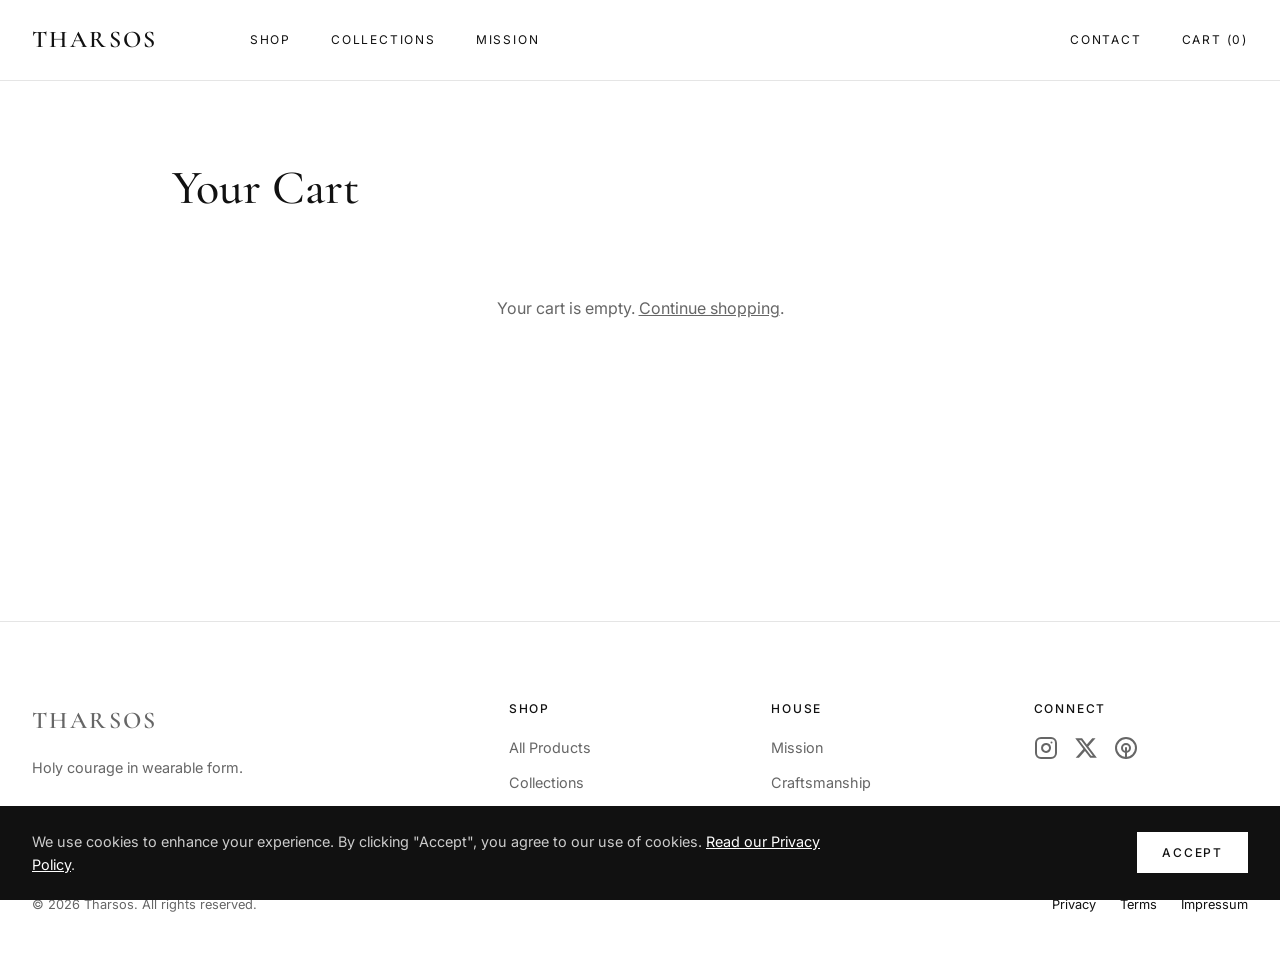
<file: cart.html>
<!DOCTYPE html>
<html lang="en">
<head>
  <meta charset="UTF-8">
  <meta name="viewport" content="width=device-width, initial-scale=1.0">
  <title>Cart — Tharsos</title>
  <link rel="preconnect" href="https://fonts.googleapis.com">
  <link rel="preconnect" href="https://fonts.gstatic.com" crossorigin>
  <link href="https://fonts.googleapis.com/css2?family=Cormorant+Garamond:ital,wght@0,400;0,500;0,600;1,400&family=Inter:wght@400;500&display=swap" rel="stylesheet">
  <link rel="stylesheet" href="style.css?v=14">
</head>
<body>
  <header class="header">
    <div class="header-inner">
      <button class="hamburger" id="hamburger" aria-label="Open navigation"><span></span><span></span><span></span></button>
      <a href="index.html" class="wordmark">THARSOS</a>
      <nav class="topnav">
        <a href="index.html">SHOP</a>
        <a href="collections.html">COLLECTIONS</a>
        <a href="mission.html">MISSION</a>
        <a href="#" id="nav-clearance" class="clearance" style="display:none;">CLEARANCE</a>
      </nav>
      <div class="header-right">
        <a href="#" class="wip-trigger">CONTACT</a>
        <a href="cart.html" class="cart">CART (<span id="cartCount">0</span>)</a>
      </div>
    </div>
  </header>

  <div class="overlay" id="overlay"></div>
  <aside class="sidebar" id="sidebar">
    <div class="sidebar-head"><span class="wordmark">THARSOS</span><button class="close" id="closeSidebar">&times;</button></div>
    <nav class="sidebar-nav">
      <a href="index.html">SHOP</a>
      <a href="collections.html">COLLECTIONS</a>
      <a href="mission.html">MISSION</a>
      <a href="#" id="side-clearance" class="clearance" style="display:none;">CLEARANCE</a>
      <a href="#" class="wip-trigger">CONTACT</a>
    </nav>
  </aside>

  <main class="cart-main">
    <div class="cart-container">
      <h1>Your Cart</h1>
      <div id="cart-items-container"></div>
      
      <div class="cart-summary" id="cart-summary" style="display:none;">
        <div class="cart-total-row">
          <span>Subtotal</span>
          <span id="cart-total-price">$0.00</span>
        </div>
        <p style="font-size: 0.8rem; color: var(--muted); margin-bottom: 24px;">Shipping and taxes calculated at checkout.</p>
        
        <div class="checkout-checkbox">
          <input type="checkbox" id="terms-check">
          <label for="terms-check">
            I agree to the <a href="legal.html#terms" target="_blank">Terms of Service</a> and <a href="legal.html#privacy" target="_blank">Privacy Policy</a>.
          </label>
        </div>

        <button class="btn btn-solid btn-full" id="checkout-btn" disabled>Proceed to Checkout</button>
      </div>
    </div>
  </main>

  <footer class="footer">
    <div class="footer-inner">
      <div class="footer-brand"><p class="wordmark">THARSOS</p><p class="footer-tag">Holy courage in wearable form.</p></div>
      <div><h4>SHOP</h4><a href="index.html">All Products</a><a href="collections.html">Collections</a></div>
      <div><h4>HOUSE</h4><a href="mission.html">Mission</a><a href="#" class="wip-trigger">Craftsmanship</a></div>
      <div>
        <h4>CONNECT</h4>
        <div style="display: flex; gap: 16px; margin-top: 12px;">
          <a href="#" class="wip-trigger" aria-label="Instagram"><svg width="24" height="24" viewBox="0 0 24 24" fill="none" stroke="currentColor" stroke-width="2" stroke-linecap="round" stroke-linejoin="round"><rect x="2" y="2" width="20" height="20" rx="5" ry="5"></rect><path d="M16 11.37A4 4 0 1 1 12.63 8 4 4 0 0 1 16 11.37z"></path><line x1="17.5" y1="6.5" x2="17.51" y2="6.5"></line></svg></a>
          <a href="#" class="wip-trigger" aria-label="X (Twitter)"><svg width="24" height="24" viewBox="0 0 24 24" fill="currentColor"><path d="M18.244 2.25h3.308l-7.227 8.26 8.502 11.24H16.17l-5.214-6.817L4.99 21.75H1.68l7.73-8.835L1.254 2.25H8.08l4.713 6.231zm-1.161 17.52h1.833L7.084 4.126H5.117z"/></svg></a>
          <a href="#" class="wip-trigger" aria-label="Pinterest"><svg width="24" height="24" viewBox="0 0 24 24" fill="none" stroke="currentColor" stroke-width="2" stroke-linecap="round" stroke-linejoin="round"><path d="M8 12a4 4 0 1 0 8 0 4 4 0 1 0-8 0"></path><path d="M12 2a10 10 0 1 0 0 20 10 10 0 0 0 0-20"></path><path d="M12 12v10"></path></svg></a>
        </div>
      </div>
    </div>
    <div class="footer-bottom">
      <p>&copy; 2026 Tharsos. All rights reserved.</p>
      <div class="footer-legal">
        <a href="legal.html#privacy">Privacy</a>
        <a href="legal.html#terms">Terms</a>
        <a href="legal.html#impressum">Impressum</a>
      </div>
    </div>
  </footer>

  <div class="cookie-banner" id="cookieBanner">
    <p>We use cookies to enhance your experience. By clicking "Accept", you agree to our use of cookies. <a href="legal.html#privacy">Read our Privacy Policy</a>.</p>
    <button id="acceptCookies" class="btn btn-solid">Accept</button>
  </div>

  <div class="wip-banner" id="wipBanner"><div class="wip-content"><h2>Work in Progress</h2><p>This section is under construction.</p><button class="btn btn-ghost" id="closeWip">Return</button></div></div>
  <script type="module" src="cart.js?v=14"></script>
</body>
</html>
</file>
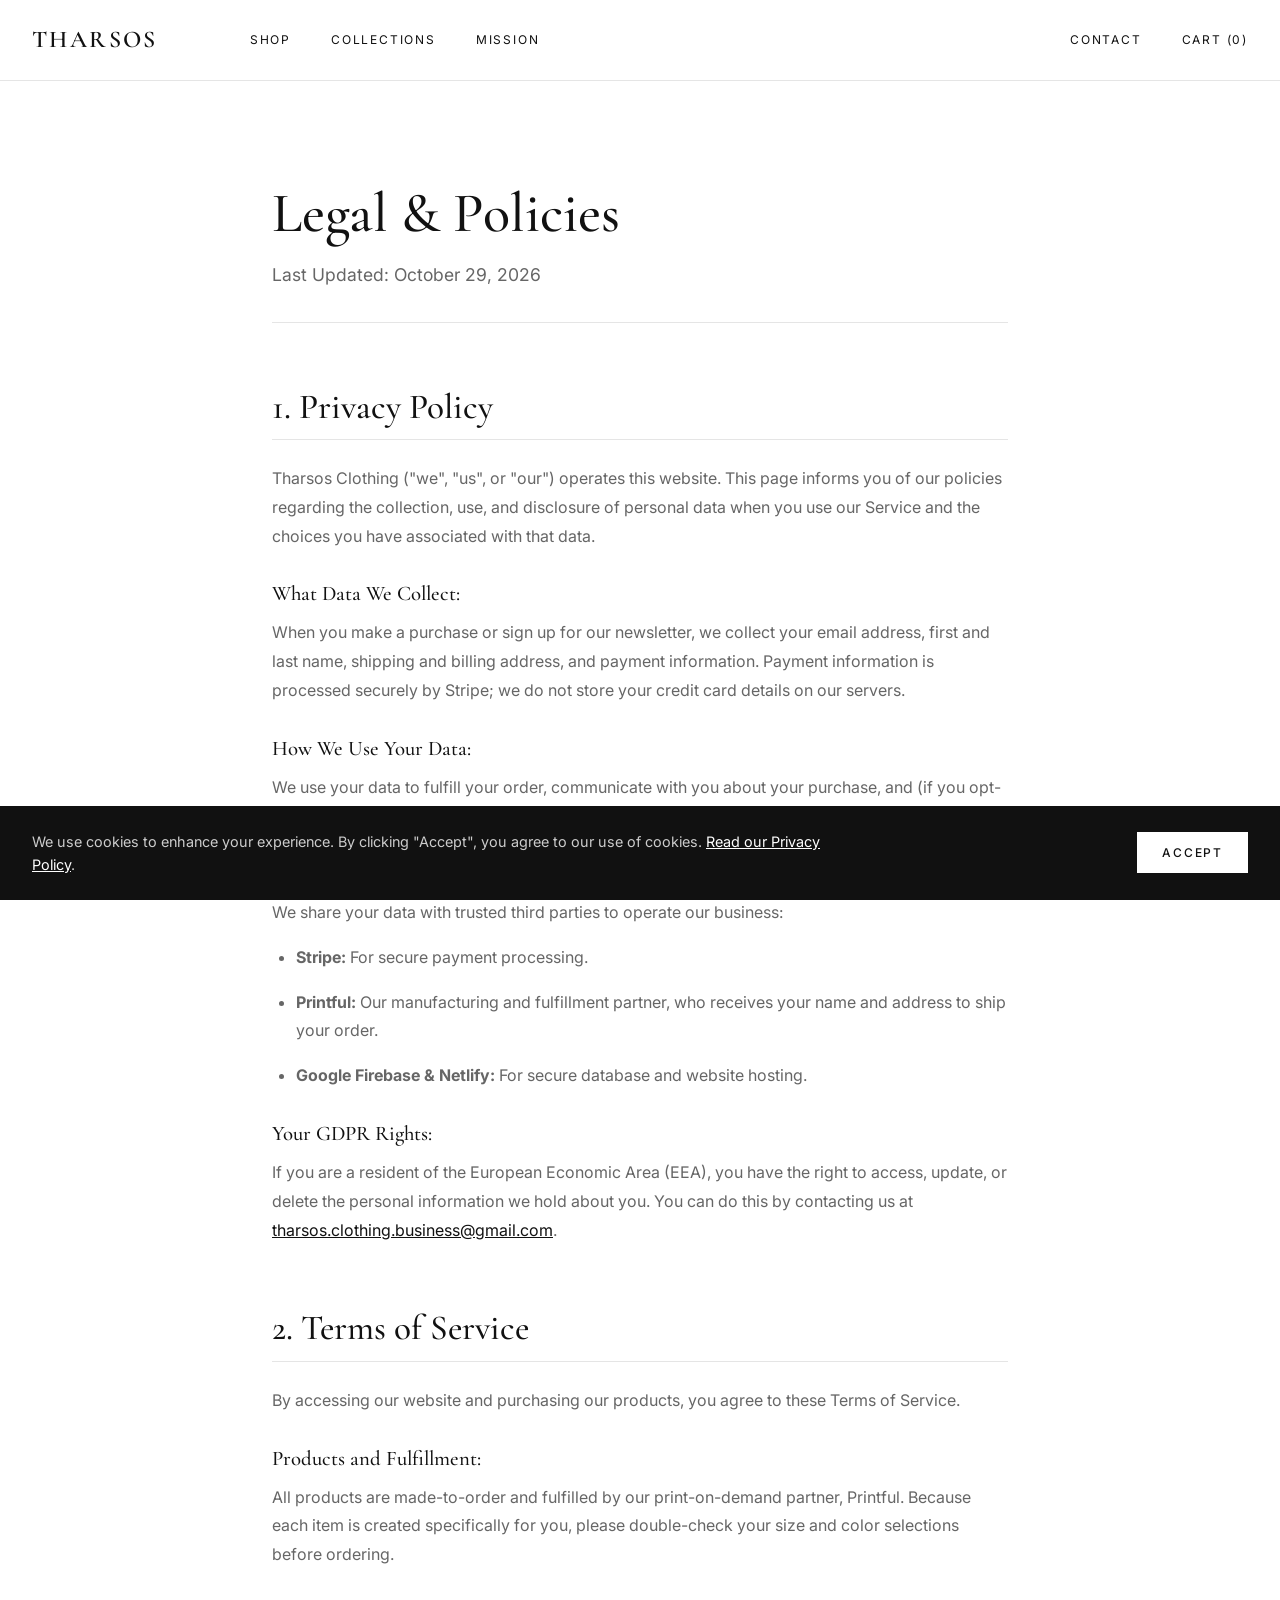
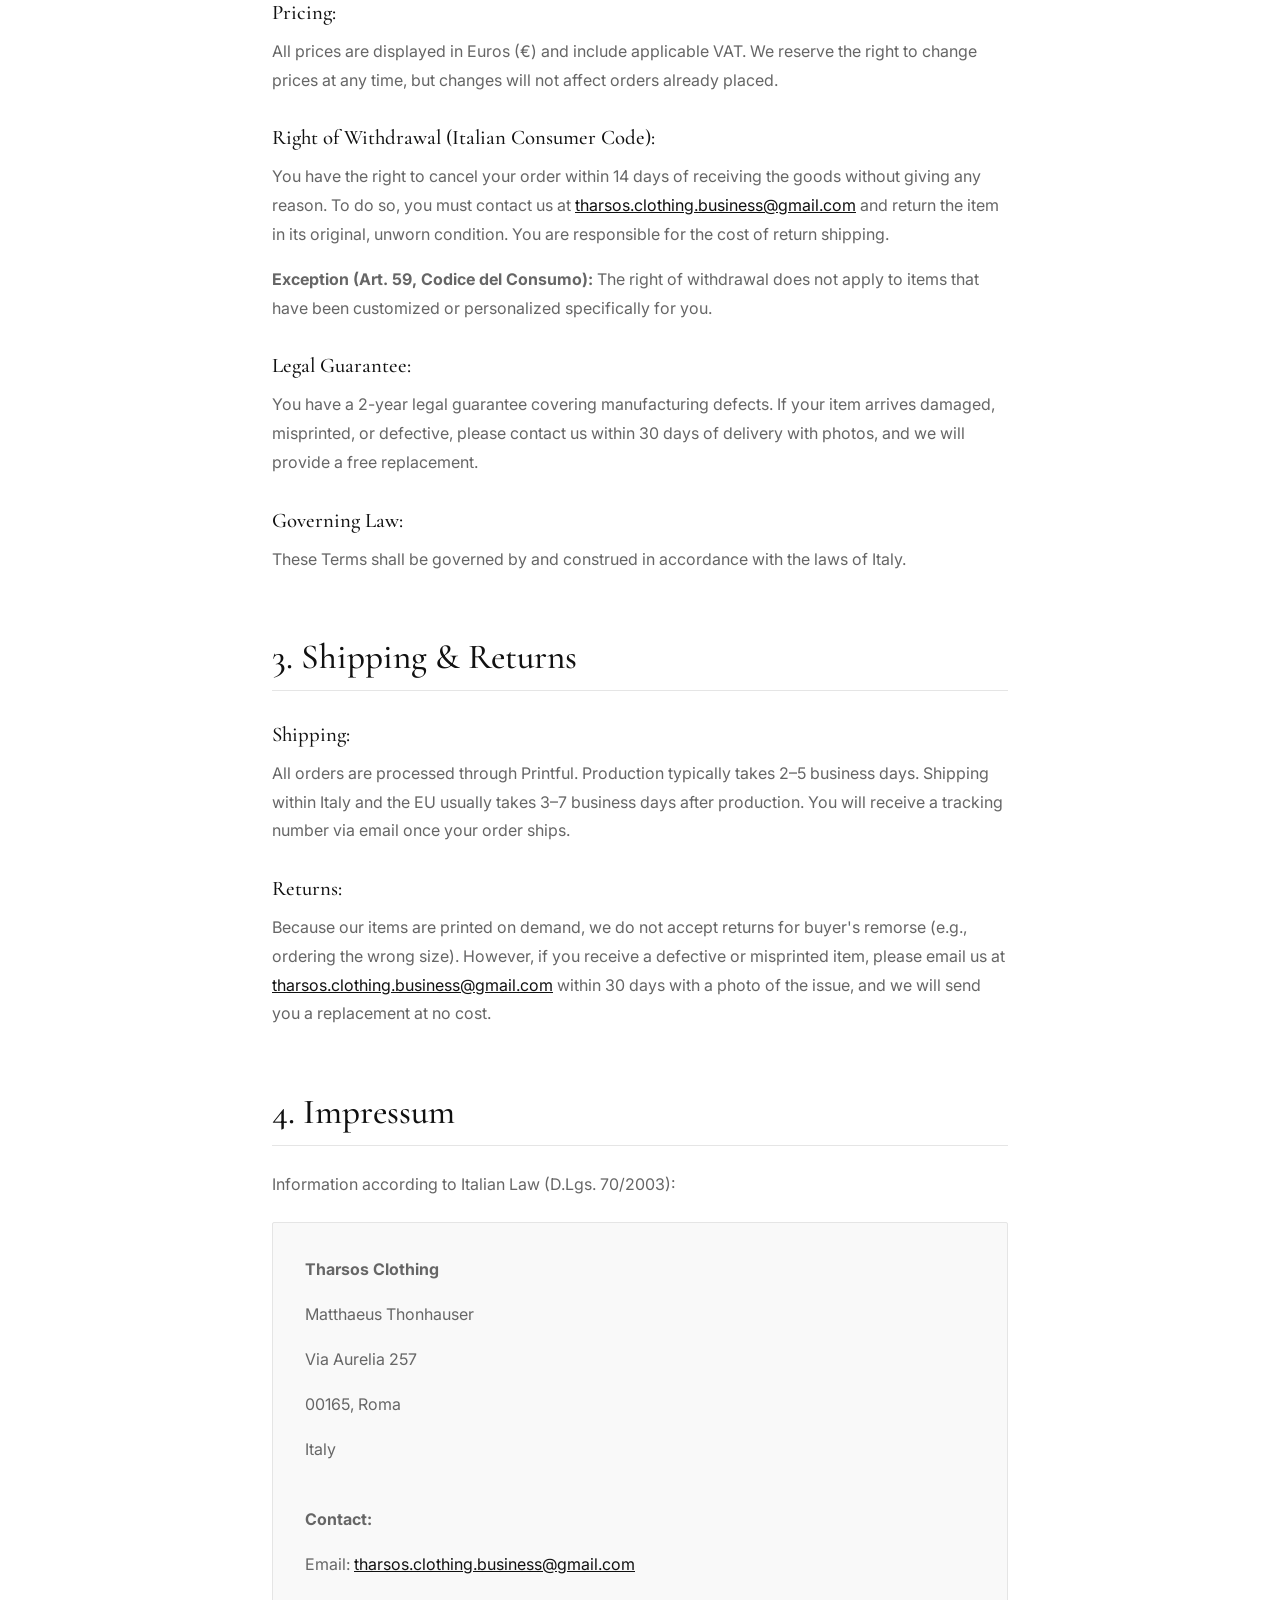
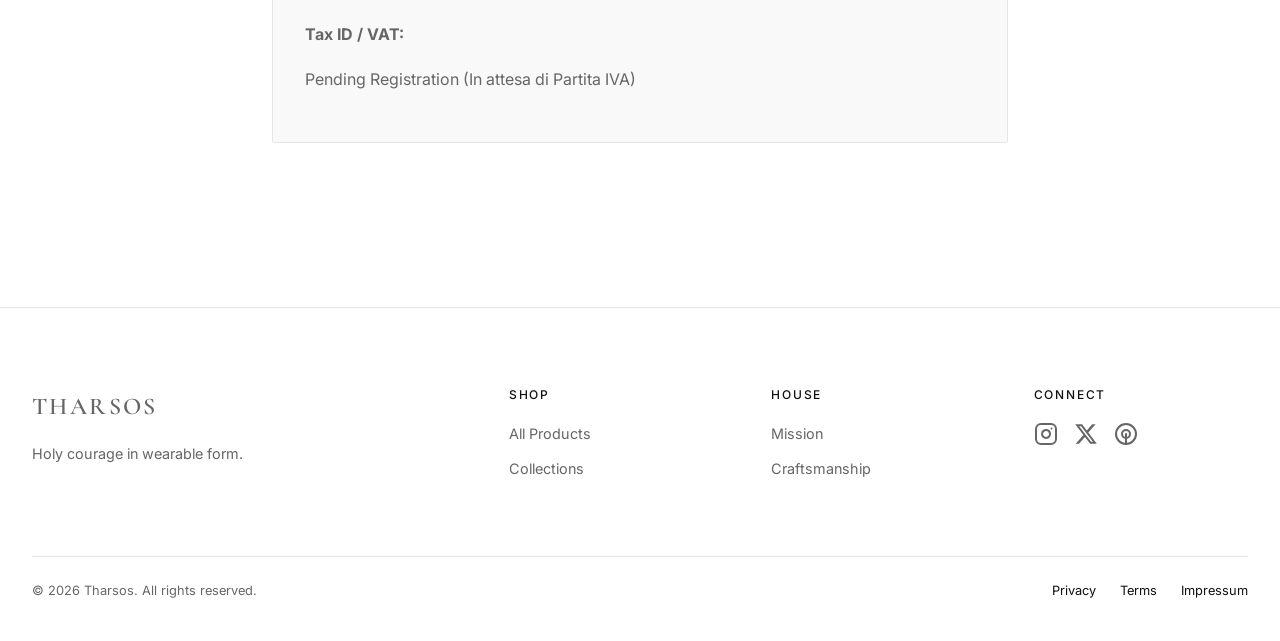
<file: legal.html>
<!DOCTYPE html>
<html lang="en">
<head>
  <meta charset="UTF-8">
  <meta name="viewport" content="width=device-width, initial-scale=1.0">
  <title>Legal — Tharsos</title>
  <link rel="preconnect" href="https://fonts.googleapis.com">
  <link rel="preconnect" href="https://fonts.gstatic.com" crossorigin>
  <link href="https://fonts.googleapis.com/css2?family=Cormorant+Garamond:ital,wght@0,400;0,500;0,600;1,400&family=Inter:wght@400;500&display=swap" rel="stylesheet">
  <link rel="stylesheet" href="style.css?v=14">
</head>
<body>
  <header class="header">
    <div class="header-inner">
      <button class="hamburger" id="hamburger" aria-label="Open navigation"><span></span><span></span><span></span></button>
      <a href="index.html" class="wordmark">THARSOS</a>
      <nav class="topnav">
        <a href="index.html">SHOP</a>
        <a href="collections.html">COLLECTIONS</a>
        <a href="mission.html">MISSION</a>
        <a href="#" id="nav-clearance" class="clearance" style="display:none;">CLEARANCE</a>
      </nav>
      <div class="header-right">
        <a href="#" class="wip-trigger">CONTACT</a>
        <a href="cart.html" class="cart">CART (<span id="cartCount">0</span>)</a>
      </div>
    </div>
  </header>

  <div class="overlay" id="overlay"></div>
  <aside class="sidebar" id="sidebar">
    <div class="sidebar-head"><span class="wordmark">THARSOS</span><button class="close" id="closeSidebar">&times;</button></div>
    <nav class="sidebar-nav">
      <a href="index.html">SHOP</a>
      <a href="collections.html">COLLECTIONS</a>
      <a href="mission.html">MISSION</a>
      <a href="#" id="side-clearance" class="clearance" style="display:none;">CLEARANCE</a>
      <a href="#" class="wip-trigger">CONTACT</a>
    </nav>
  </aside>

  <main class="legal-main">
    <h1>Legal & Policies</h1>
    <p class="legal-intro">Last Updated: October 29, 2026</p>

    <section class="legal-section" id="privacy">
      <h2>1. Privacy Policy</h2>
      <p>Tharsos Clothing ("we", "us", or "our") operates this website. This page informs you of our policies regarding the collection, use, and disclosure of personal data when you use our Service and the choices you have associated with that data.</p>
      <h3>What Data We Collect:</h3>
      <p>When you make a purchase or sign up for our newsletter, we collect your email address, first and last name, shipping and billing address, and payment information. Payment information is processed securely by Stripe; we do not store your credit card details on our servers.</p>
      <h3>How We Use Your Data:</h3>
      <p>We use your data to fulfill your order, communicate with you about your purchase, and (if you opt-in) send you marketing emails.</p>
      <h3>Third-Party Data Processors:</h3>
      <p>We share your data with trusted third parties to operate our business:</p>
      <ul>
        <li><strong>Stripe:</strong> For secure payment processing.</li>
        <li><strong>Printful:</strong> Our manufacturing and fulfillment partner, who receives your name and address to ship your order.</li>
        <li><strong>Google Firebase & Netlify:</strong> For secure database and website hosting.</li>
      </ul>
      <h3>Your GDPR Rights:</h3>
      <p>If you are a resident of the European Economic Area (EEA), you have the right to access, update, or delete the personal information we hold about you. You can do this by contacting us at <a href="mailto:tharsos.clothing.business@gmail.com">tharsos.clothing.business@gmail.com</a>.</p>
    </section>

    <section class="legal-section" id="terms">
      <h2>2. Terms of Service</h2>
      <p>By accessing our website and purchasing our products, you agree to these Terms of Service.</p>
      <h3>Products and Fulfillment:</h3>
      <p>All products are made-to-order and fulfilled by our print-on-demand partner, Printful. Because each item is created specifically for you, please double-check your size and color selections before ordering.</p>
      <h3>Pricing:</h3>
      <p>All prices are displayed in Euros (€) and include applicable VAT. We reserve the right to change prices at any time, but changes will not affect orders already placed.</p>
      <h3>Right of Withdrawal (Italian Consumer Code):</h3>
      <p>You have the right to cancel your order within 14 days of receiving the goods without giving any reason. To do so, you must contact us at <a href="mailto:tharsos.clothing.business@gmail.com">tharsos.clothing.business@gmail.com</a> and return the item in its original, unworn condition. You are responsible for the cost of return shipping.</p>
      <p><strong>Exception (Art. 59, Codice del Consumo):</strong> The right of withdrawal does not apply to items that have been customized or personalized specifically for you.</p>
      <h3>Legal Guarantee:</h3>
      <p>You have a 2-year legal guarantee covering manufacturing defects. If your item arrives damaged, misprinted, or defective, please contact us within 30 days of delivery with photos, and we will provide a free replacement.</p>
      <h3>Governing Law:</h3>
      <p>These Terms shall be governed by and construed in accordance with the laws of Italy.</p>
    </section>

    <section class="legal-section" id="shipping">
      <h2>3. Shipping & Returns</h2>
      <h3>Shipping:</h3>
      <p>All orders are processed through Printful. Production typically takes 2–5 business days. Shipping within Italy and the EU usually takes 3–7 business days after production. You will receive a tracking number via email once your order ships.</p>
      <h3>Returns:</h3>
      <p>Because our items are printed on demand, we do not accept returns for buyer's remorse (e.g., ordering the wrong size). However, if you receive a defective or misprinted item, please email us at <a href="mailto:tharsos.clothing.business@gmail.com">tharsos.clothing.business@gmail.com</a> within 30 days with a photo of the issue, and we will send you a replacement at no cost.</p>
    </section>

    <section class="legal-section" id="impressum">
      <h2>4. Impressum</h2>
      <p>Information according to Italian Law (D.Lgs. 70/2003):</p>
      <div class="impressum-box">
        <p><strong>Tharsos Clothing</strong></p>
        <p>Matthaeus Thonhauser</p>
        <p>Via Aurelia 257</p>
        <p>00165, Roma</p>
        <p>Italy</p>
        <br>
        <p><strong>Contact:</strong></p>
        <p>Email: <a href="mailto:tharsos.clothing.business@gmail.com">tharsos.clothing.business@gmail.com</a></p>
        <br>
        <p><strong>Tax ID / VAT:</strong></p>
        <p>Pending Registration (In attesa di Partita IVA)</p>
      </div>
    </section>
  </main>

  <footer class="footer">
    <div class="footer-inner">
      <div class="footer-brand"><p class="wordmark">THARSOS</p><p class="footer-tag">Holy courage in wearable form.</p></div>
      <div><h4>SHOP</h4><a href="index.html">All Products</a><a href="collections.html">Collections</a></div>
      <div><h4>HOUSE</h4><a href="mission.html">Mission</a><a href="#" class="wip-trigger">Craftsmanship</a></div>
      <div>
        <h4>CONNECT</h4>
        <div style="display: flex; gap: 16px; margin-top: 12px;">
          <a href="#" class="wip-trigger" aria-label="Instagram"><svg width="24" height="24" viewBox="0 0 24 24" fill="none" stroke="currentColor" stroke-width="2" stroke-linecap="round" stroke-linejoin="round"><rect x="2" y="2" width="20" height="20" rx="5" ry="5"></rect><path d="M16 11.37A4 4 0 1 1 12.63 8 4 4 0 0 1 16 11.37z"></path><line x1="17.5" y1="6.5" x2="17.51" y2="6.5"></line></svg></a>
          <a href="#" class="wip-trigger" aria-label="X (Twitter)"><svg width="24" height="24" viewBox="0 0 24 24" fill="currentColor"><path d="M18.244 2.25h3.308l-7.227 8.26 8.502 11.24H16.17l-5.214-6.817L4.99 21.75H1.68l7.73-8.835L1.254 2.25H8.08l4.713 6.231zm-1.161 17.52h1.833L7.084 4.126H5.117z"/></svg></a>
          <a href="#" class="wip-trigger" aria-label="Pinterest"><svg width="24" height="24" viewBox="0 0 24 24" fill="none" stroke="currentColor" stroke-width="2" stroke-linecap="round" stroke-linejoin="round"><path d="M8 12a4 4 0 1 0 8 0 4 4 0 1 0-8 0"></path><path d="M12 2a10 10 0 1 0 0 20 10 10 0 0 0 0-20"></path><path d="M12 12v10"></path></svg></a>
        </div>
      </div>
    </div>
    <div class="footer-bottom">
      <p>&copy; 2026 Tharsos. All rights reserved.</p>
      <div class="footer-legal">
        <a href="legal.html#privacy">Privacy</a>
        <a href="legal.html#terms">Terms</a>
        <a href="legal.html#impressum">Impressum</a>
      </div>
    </div>
  </footer>

  <div class="cookie-banner" id="cookieBanner">
    <p>We use cookies to enhance your experience. By clicking "Accept", you agree to our use of cookies. <a href="legal.html#privacy">Read our Privacy Policy</a>.</p>
    <button id="acceptCookies" class="btn btn-solid">Accept</button>
  </div>

  <div class="wip-banner" id="wipBanner"><div class="wip-content"><h2>Work in Progress</h2><p>This section is under construction.</p><button class="btn btn-ghost" id="closeWip">Return</button></div></div>
  <script type="module" src="legal.js?v=14"></script>
</body>
</html>
</file>
<file: style.css>
/* =========================================================
   RESET & BASE VARIABLES
   ========================================================= */
*, *::before, *::after {
  box-sizing: border-box;
  margin: 0;
  padding: 0;
}

:root {
  --bg: #ffffff;
  --text: #111111;
  --muted: #666666;
  --border: #e5e5e5;
  --ph-bg: #f4f4f4;
  --ph-line: #d4d4d4;
  --red: #cc0000;
  --blue-banner: #1A2530; 
  --font-display: 'Cormorant Garamond', Georgia, serif;
  --font-body: 'Inter', -apple-system, sans-serif;
  --max-width: 1400px;
}

body {
  font-family: var(--font-body);
  background: var(--bg);
  color: var(--text);
  line-height: 1.6;
  -webkit-font-smoothing: antialiased;
  overflow-x: hidden;
}

body.no-scroll { overflow: hidden; }

a { color: inherit; text-decoration: none; transition: opacity 0.2s; }
a:hover { opacity: 0.7; }

h1, h2, h3, h4 { font-family: var(--font-display); font-weight: 500; line-height: 1.15; }
p { color: var(--muted); }

/* =========================================================
   BUTTONS & UI ELEMENTS
   ========================================================= */
.btn {
  display: inline-flex;
  align-items: center;
  justify-content: center;
  font-family: var(--font-body);
  font-size: 0.75rem;
  font-weight: 500;
  letter-spacing: 0.15em;
  text-transform: uppercase;
  padding: 16px 32px;
  border: 1px solid var(--text);
  background: transparent;
  color: var(--text);
  cursor: pointer;
  transition: all 0.2s;
}

.btn-solid { background: var(--text); color: #fff; }
.btn-solid:hover { background: #333; }
.btn-ghost { border-color: var(--border); }
.btn-ghost:hover { border-color: var(--text); }
.btn-full { width: 100%; }

.wordmark { font-family: var(--font-display); font-size: 1.5rem; font-weight: 600; letter-spacing: 0.1em; text-transform: uppercase; }
.clearance { color: var(--red) !important; }
.clearance-text { color: var(--red); }
.active-nav { border-bottom: 1px solid var(--text); }

/* =========================================================
   IMAGE PLACEHOLDERS
   ========================================================= */
.img-ph {
  position: relative;
  background-color: var(--ph-bg);
  border: 1px solid var(--ph-line);
  display: flex;
  align-items: center;
  justify-content: center;
  overflow: hidden;
}
.img-ph::before {
  content: "";
  position: absolute;
  inset: 0;
  background-image:
    linear-gradient(to top right, transparent calc(50% - 1px), var(--ph-line) calc(50% - 1px), var(--ph-line) calc(50% + 1px), transparent calc(50% + 1px)),
    linear-gradient(to top left, transparent calc(50% - 1px), var(--ph-line) calc(50% - 1px), var(--ph-line) calc(50% + 1px), transparent calc(50% + 1px));
  pointer-events: none;
}
.img-ph span {
  position: relative;
  z-index: 1;
  background: var(--ph-bg);
  padding: 6px 12px;
  font-size: 0.75rem;
  letter-spacing: 0.15em;
  text-transform: uppercase;
  color: #888;
}
.img-ph-product { aspect-ratio: 3 / 4; width: 100%; margin-bottom: 24px; }

/* =========================================================
   HEADER & NAVIGATION
   ========================================================= */
.header {
  position: sticky;
  top: 0;
  z-index: 50;
  background: var(--bg);
  border-bottom: 1px solid var(--border);
}

.header-inner {
  max-width: var(--max-width);
  margin: 0 auto;
  height: 80px;
  padding: 0 32px;
  display: flex;
  align-items: center;
  gap: 32px;
}

.hamburger {
  display: flex;
  flex-direction: column;
  justify-content: space-between;
  width: 24px;
  height: 16px;
  background: none;
  border: none;
  cursor: pointer;
}
.hamburger span { display: block; height: 1px; width: 100%; background: var(--text); }

.topnav { display: none; gap: 40px; margin-left: 60px; }
.topnav a { font-size: 0.75rem; letter-spacing: 0.15em; text-transform: uppercase; }

.header-right { margin-left: auto; display: flex; align-items: center; gap: 40px; }
.header-right a { font-size: 0.75rem; letter-spacing: 0.15em; text-transform: uppercase; }

/* SIDEBAR */
.overlay {
  position: fixed;
  inset: 0;
  background: rgba(0,0,0,0.5);
  z-index: 90;
  opacity: 0;
  visibility: hidden;
  transition: all 0.3s;
}
.overlay.open { opacity: 1; visibility: visible; }

.sidebar {
  position: fixed;
  top: 0;
  left: 0;
  width: 100%;
  max-width: 400px;
  height: 100vh;
  background: var(--bg);
  z-index: 100;
  padding: 40px 32px;
  transform: translateX(-100%);
  transition: transform 0.4s cubic-bezier(0.4, 0, 0.2, 1);
  display: flex;
  flex-direction: column;
}
.sidebar.open { transform: translateX(0); }
.sidebar-head { display: flex; justify-content: space-between; align-items: center; margin-bottom: 60px; }
.close { background: none; border: none; font-size: 2.5rem; cursor: pointer; }
.sidebar-nav { display: flex; flex-direction: column; gap: 24px; }
.sidebar-nav a { font-family: var(--font-display); font-size: 2.5rem; text-transform: uppercase; }

/* =========================================================
   SHOP PAGE HERO
   ========================================================= */
.shop-hero {
  position: relative;
  width: 100%;
  height: 70vh;
  min-height: 500px;
  display: flex;
  align-items: center;
}
.shop-hero-bg { position: absolute; inset: 0; z-index: 1; border: none; }
.shop-hero-content {
  position: relative;
  z-index: 2;
  max-width: var(--max-width);
  margin: 0 auto;
  width: 100%;
  padding: 0 32px;
}
.shop-hero-content h1 {
  font-size: 4rem;
  margin-bottom: 24px;
  text-shadow: 0 2px 10px rgba(255,255,255,0.8);
}

/* =========================================================
   BESTSELLERS & PRODUCT GRID
   ========================================================= */
.bestsellers { max-width: var(--max-width); margin: 0 auto; padding: 100px 32px; }
.section-head { margin-bottom: 48px; text-align: center; }
.section-head h2 { font-size: 2.5rem; }
.grid { display: grid; grid-template-columns: 1fr; gap: 48px; }

.product h3 { font-size: 1.2rem; margin-bottom: 8px; text-transform: uppercase; letter-spacing: 0.05em; font-family: var(--font-body); font-weight: 500; }
.product .desc { font-size: 0.9rem; margin-bottom: 12px; }
.product .price { font-size: 1rem; font-weight: 500; color: var(--text); margin-bottom: 20px; }

/* SEARCH INPUT */
#searchInput {
  padding: 12px 16px;
  border: 1px solid var(--border);
  font-family: var(--font-body);
  font-size: 1rem;
  width: 100%;
  max-width: 300px;
  outline: none;
  transition: border-color 0.2s;
}
#searchInput:focus {
  border-color: var(--text);
}

/* =========================================================
   MISSION PAGE
   ========================================================= */
.dictionary-banner { background-color: var(--blue-banner); color: #ffffff; width: 100%; padding: 120px 32px; display: flex; justify-content: center; }
.dict-inner { max-width: 600px; width: 100%; text-align: left; }
.dict-word { font-size: 6rem; line-height: 1; margin-bottom: 16px; color: #fff; }
.dict-pronounce { font-family: var(--font-body); font-size: 0.9rem; letter-spacing: 0.05em; color: rgba(255,255,255,0.7); margin-bottom: 24px; }
.dict-line { border: none; border-top: 1px solid rgba(255,255,255,0.3); margin-bottom: 24px; }
.dict-definition { font-family: var(--font-display); font-size: 2rem; line-height: 1.4; color: #fff; }

.mission-text { max-width: var(--max-width); margin: 0 auto; padding: 100px 32px; }
.mission-inner { max-width: 800px; margin: 0 auto; }
.mission-intro { font-family: var(--font-display); font-size: 1.8rem; line-height: 1.5; color: var(--text); margin-bottom: 80px; }
.mission-item { border-top: 1px solid var(--border); padding-top: 32px; margin-bottom: 64px; }
.mission-item h2 { font-size: 2rem; margin-bottom: 16px; }
.mission-item p { font-size: 1.1rem; line-height: 1.8; }

/* =========================================================
   PRODUCT DETAIL PAGE (PDP)
   ========================================================= */
.pdp-main { max-width: var(--max-width); margin: 0 auto; padding: 80px 32px; }
.pdp-container { display: grid; grid-template-columns: 1fr; gap: 48px; }
.pdp-info h1 { font-size: 3rem; margin-bottom: 16px; }
.pdp-price { font-size: 1.5rem; font-weight: 500; margin-bottom: 32px; color: var(--text); }
.pdp-details { border-top: 1px solid var(--border); padding-top: 24px; margin-bottom: 32px; }
.pdp-details p { font-size: 1.05rem; line-height: 1.8; }
.pdp-action h3 { font-family: var(--font-body); font-size: 0.75rem; letter-spacing: 0.1em; text-transform: uppercase; margin-bottom: 12px; }

.pdp-gallery-main img { width: 100%; height: auto; object-fit: cover; border-radius: 2px; margin-bottom: 12px; }
.pdp-gallery-thumbs { display: flex; gap: 12px; }
.pdp-gallery-thumbs .thumb { width: 70px; height: 90px; object-fit: cover; cursor: pointer; border: 1px solid var(--border); opacity: 0.6; transition: all 0.2s; }
.pdp-gallery-thumbs .thumb:hover, .pdp-gallery-thumbs .thumb.active { border-color: var(--text); opacity: 1; }

.size-selector { display: flex; gap: 12px; flex-wrap: wrap; }
.size-btn { padding: 12px 24px; border: 1px solid var(--border); background: transparent; font-family: var(--font-body); font-size: 0.9rem; cursor: pointer; transition: all 0.2s; }
.size-btn:hover { border-color: var(--text); }
.size-btn.active { background: var(--text); color: #fff; border-color: var(--text); }

/* =========================================================
   CART PAGE
   ========================================================= */
.cart-main { max-width: 1000px; margin: 0 auto; padding: 80px 32px; min-height: 60vh; }
.cart-container h1 { font-size: 3rem; margin-bottom: 40px; }
.cart-item { display: flex; align-items: center; gap: 24px; padding: 24px 0; border-bottom: 1px solid var(--border); }
.cart-item-img { width: 80px; height: 100px; object-fit: cover; border: 1px solid var(--border); }
.cart-item-info { flex: 1; }
.cart-item-info h3 { font-size: 1.2rem; margin-bottom: 4px; }
.cart-item-info p { font-size: 0.9rem; color: var(--muted); margin-bottom: 4px; }
.cart-remove { background: none; border: none; color: var(--red); font-size: 0.75rem; text-transform: uppercase; letter-spacing: 0.1em; cursor: pointer; text-decoration: underline; }
.cart-summary { margin-top: 40px; border-top: 2px solid var(--text); padding-top: 24px; }
.cart-total-row { display: flex; justify-content: space-between; font-size: 1.5rem; font-weight: 500; margin-bottom: 12px; }

/* =========================================================
   COLLECTIONS PAGES
   ========================================================= */
.collections-main { max-width: var(--max-width); margin: 0 auto; padding: 80px 32px; min-height: 60vh; }
.collections-grid { display: grid; grid-template-columns: 1fr; gap: 48px; margin-top: 48px; }
.collection-card { display: block; text-decoration: none; color: var(--text); transition: opacity 0.2s; }
.collection-card:hover { opacity: 0.9; }
.collection-image { width: 100%; aspect-ratio: 16 / 9; background-size: cover; background-position: center; border-radius: 2px; margin-bottom: 20px; background-color: var(--ph-bg); }
.collection-info h3 { font-size: 2rem; margin-bottom: 8px; }
.collection-info p { font-size: 1.1rem; color: var(--muted); }

/* =========================================================
   FOOTER & WIP
   ========================================================= */
.wip-banner { position: fixed; inset: 0; background: var(--bg); z-index: 300; display: flex; align-items: center; justify-content: center; opacity: 0; visibility: hidden; transition: all 0.3s; }
.wip-banner.open { opacity: 1; visibility: visible; }
.wip-content { text-align: center; max-width: 500px; }
.wip-content h2 { font-size: 3rem; margin-bottom: 16px; }

.footer { border-top: 1px solid var(--border); padding: 80px 32px 40px; }
.footer-inner { max-width: var(--max-width); margin: 0 auto; display: grid; grid-template-columns: 1fr; gap: 48px; margin-bottom: 64px; }
.footer h4 { font-family: var(--font-body); font-size: 0.75rem; letter-spacing: 0.15em; margin-bottom: 20px; }
.footer-inner a { display: block; font-size: 0.9rem; color: var(--muted); margin-bottom: 12px; }
.footer-tag { font-size: 0.9rem; margin-top: 16px; }
.footer-bottom { max-width: var(--max-width); margin: 0 auto; padding-top: 24px; border-top: 1px solid var(--border); display: flex; flex-direction: column; gap: 20px; font-size: 0.8rem; }
.footer-legal { display: flex; gap: 24px; }

/* =========================================================
   RESPONSIVE RULES (AUTOMATIC SWITCHING)
   ========================================================= */
.hamburger { display: flex; }
.topnav { display: none; }

@media (min-width: 768px) {
  .hamburger { display: none; }
  .topnav { display: flex; }
  .header-inner { justify-content: flex-start; }

  .grid { grid-template-columns: repeat(3, 1fr); }
  .footer-inner { grid-template-columns: 2fr 1fr 1fr 1fr; }
  .footer-bottom { flex-direction: row; justify-content: space-between; }
  .shop-hero-content h1 { font-size: 5rem; }
  
  .dict-word { font-size: 8rem; }
  .dict-definition { font-size: 2.5rem; }
  
  .pdp-container { grid-template-columns: 1fr 1fr; align-items: start; }
  .collections-grid { grid-template-columns: 1fr 1fr; }
}

@media (min-width: 1024px) {
  .sidebar { max-width: 30vw; }
  .shop-hero-content h1 { font-size: 6rem; }
}

/* =========================================================
   LEGAL PAGE
   ========================================================= */
.legal-main { max-width: 800px; margin: 0 auto; padding: 100px 32px; }
.legal-main h1 { font-size: 3.5rem; margin-bottom: 16px; }
.legal-intro { font-size: 1.1rem; color: var(--muted); margin-bottom: 64px; border-bottom: 1px solid var(--border); padding-bottom: 32px; }
.legal-section { margin-bottom: 64px; }
.legal-section h2 { font-size: 2.2rem; margin-bottom: 24px; border-bottom: 1px solid var(--border); padding-bottom: 12px; }
.legal-section h3 { font-size: 1.3rem; margin-top: 32px; margin-bottom: 12px; }
.legal-section p, .legal-section li { font-size: 1rem; line-height: 1.8; color: var(--muted); margin-bottom: 16px; }
.legal-section ul { margin-left: 24px; margin-bottom: 24px; }
.legal-section a { color: var(--text); text-decoration: underline; }
.legal-section a:hover { opacity: 0.7; }
.impressum-box { background: #f9f9f9; padding: 32px; border: 1px solid var(--border); border-radius: 2px; margin-top: 24px; }

/* =========================================================
   COOKIE BANNER
   ========================================================= */
.cookie-banner {
  position: fixed;
  bottom: 0;
  left: 0;
  width: 100%;
  background: var(--text);
  color: #fff;
  z-index: 9999;
  padding: 24px 32px;
  display: flex;
  justify-content: space-between;
  align-items: center;
  gap: 32px;
  transform: translateY(100%);
  transition: transform 0.4s cubic-bezier(0.4, 0, 0.2, 1);
}
.cookie-banner.show { transform: translateY(0); }
.cookie-banner p { color: #ccc; font-size: 0.9rem; margin: 0; max-width: 800px; }
.cookie-banner a { color: #fff; text-decoration: underline; }
.cookie-banner .btn-solid { background: #fff; color: var(--text); border-color: #fff; white-space: nowrap; padding: 12px 24px; }
.cookie-banner .btn-solid:hover { background: #ccc; border-color: #ccc; }

@media (max-width: 768px) {
  .cookie-banner { flex-direction: column; text-align: center; padding: 24px; gap: 16px; }
}

/* =========================================================
   CHECKOUT CHECKBOX
   ========================================================= */
.checkout-checkbox {
  display: flex;
  align-items: flex-start;
  gap: 12px;
  margin-bottom: 24px;
  font-size: 0.85rem;
  color: var(--muted);
}
.checkout-checkbox input[type="checkbox"] {
  margin-top: 4px;
  width: 16px;
  height: 16px;
  cursor: pointer;
}
.checkout-checkbox label { cursor: pointer; line-height: 1.5; }
.checkout-checkbox a { color: var(--text); text-decoration: underline; }
</file>
